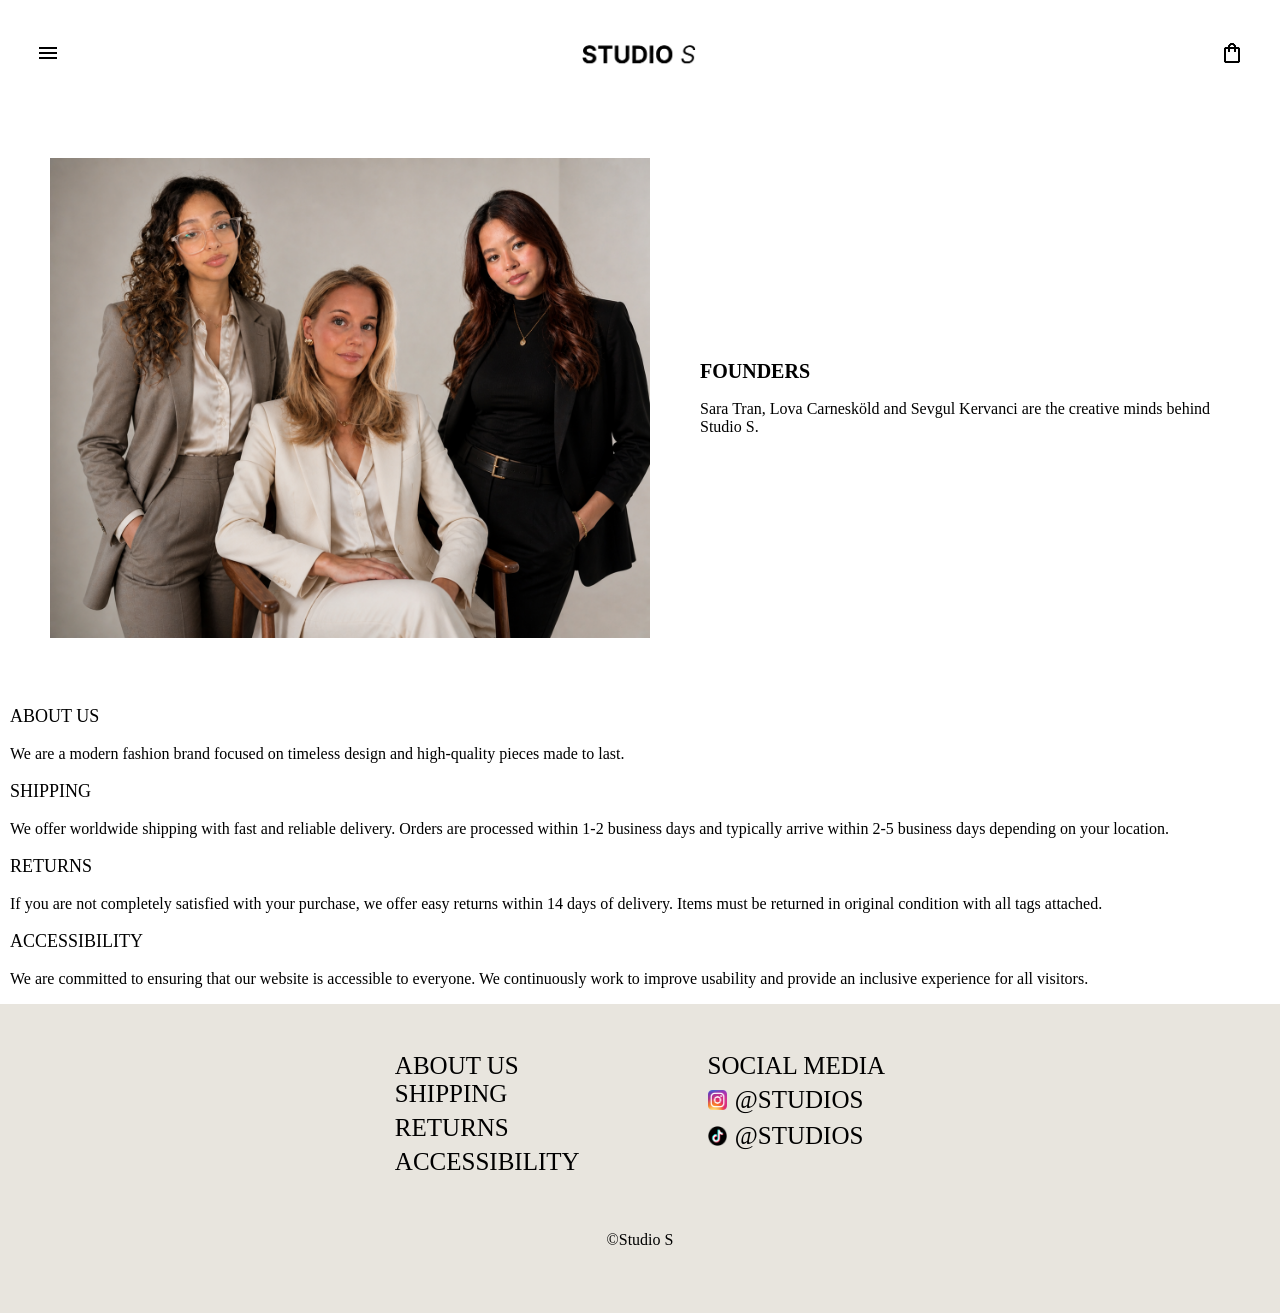
<file: StudioS/about.html>
<!doctype html>
<html lang="en">
  <head>
    <meta charset="UTF-8" />
    <meta
      name="viewport"
      content="width=device-width, initial-scale=1.0"
    />

    <title>StudioS</title>

    <link rel="stylesheet" href="../css/main.css" />

    <script src="../js/main.js" defer></script>
  </head>

  <body>
    <div class="wrapper">
      <nav class="logo">
        <a href="../index.html">
          <img
            src="../img/studio-s.png"
            alt="logotype studioS"
            class="logotype"
          />
        </a>
      </nav>

      <div class="right-menu">
        <button class="menu-button">
          <img src="../img/menu.png" alt="Menu" />
        </button>

        <div class="dropdown-menu">
          <a href="#"><b>Category</b></a>

          <a href="dresses.html">Dresses</a>

          <a href="#">Tops</a>

          <a href="#">Bottom</a>

          <a href="#">Outwear</a>
        </div>
      </div>
    </div>

    <header class="header">
      <nav class="bag">
        <button class="bag-button">
          <img
            src="../img/bag.png"
            alt="Bag"
            class="bag-icon"
          />
        </button>
      </nav>
    </header>

    <section class="about">
      <img
        src="../img/group-photo.png"
        alt="Group photo"
      />

      <div>
        <h2>FOUNDERS</h2>

        <p>
          Sara Tran, Lova Carnesköld and Sevgul
          Kervanci are the creative minds behind
          Studio S.
        </p>
      </div>
    </section>

    <section class="about-body">
      <div class="about-body-content">
        <div class="about-body-left">
          <div>
            <h3>ABOUT US</h3>

            <p>
              We are a modern fashion brand focused
              on timeless design and high-quality
              pieces made to last.
            </p>
          </div>

          <div>
            <h3>SHIPPING</h3>

            <p>
              We offer worldwide shipping with fast
              and reliable delivery. Orders are
              processed within 1-2 business days and
              typically arrive within 2-5 business
              days depending on your location.
            </p>
          </div>

          <div>
            <h3>RETURNS</h3>

            <p>
              If you are not completely satisfied
              with your purchase, we offer easy
              returns within 14 days of delivery.
              Items must be returned in original
              condition with all tags attached.
            </p>
          </div>

          <div>
            <h3>ACCESSIBILITY</h3>

            <p>
              We are committed to ensuring that our
              website is accessible to everyone. We
              continuously work to improve usability
              and provide an inclusive experience
              for all visitors.
            </p>
          </div>
        </div>
      </div>
    </section>

    <footer class="footer">
      <div class="footer-content">
        <div class="footer-left">
          <a href="about.html" class="about-link">
            ABOUT US
          </a>

          <p class="shipping">SHIPPING</p>

          <p>RETURNS</p>

          <p>ACCESSIBILITY</p>
        </div>

        <div class="footer-right">
          <p class="social-title">SOCIAL MEDIA</p>

          <div class="social-item">
            <img
              src="../img/instagram-icon.png"
              alt="Instagram"
              class="social-icon"
            />

            <span>@STUDIOS</span>
          </div>

          <div class="social-item">
            <img
              src="../img/tiktok-icon.png"
              alt="TikTok"
              class="social-icon"
            />

            <span>@STUDIOS</span>
          </div>
        </div>
      </div>

      <p class="copyright">&copy;Studio S</p>
    </footer>

    <div id="cartOverlay" class="cart-overlay">
      <div class="cart-drawer">
        <h2>Your Cart</h2>

        <div class="cart-item">
          <img
            src="../img/dress4.png"
            alt="Sara Dress"
          />

          <div>
            <p>Sara Dress</p>

            <p id="cartSize"></p>

            <p id="cartPrice">799 SEK</p>

            <div>
              <button
                id="minusBtn"
                class="minus-btn"
              >
                -
              </button>

              <span id="cartQuantity">1</span>

              <button
                id="plusBtn"
                class="plus-btn"
              >
                +
              </button>

              <button
                id="removeBtn"
                class="remove-btn"
              >
                Remove
              </button>
            </div>
          </div>
        </div>

        <div class="cart-bottom">
          <p>
            Subtotal:
            <span id="cartTotal">799 SEK</span>
          </p>

          <a href="checkout.html">
            <button class="cart-checkout-btn">
              Checkout
            </button>
          </a>
        </div>
      </div>
    </div>
  </body>
</html>
</file>
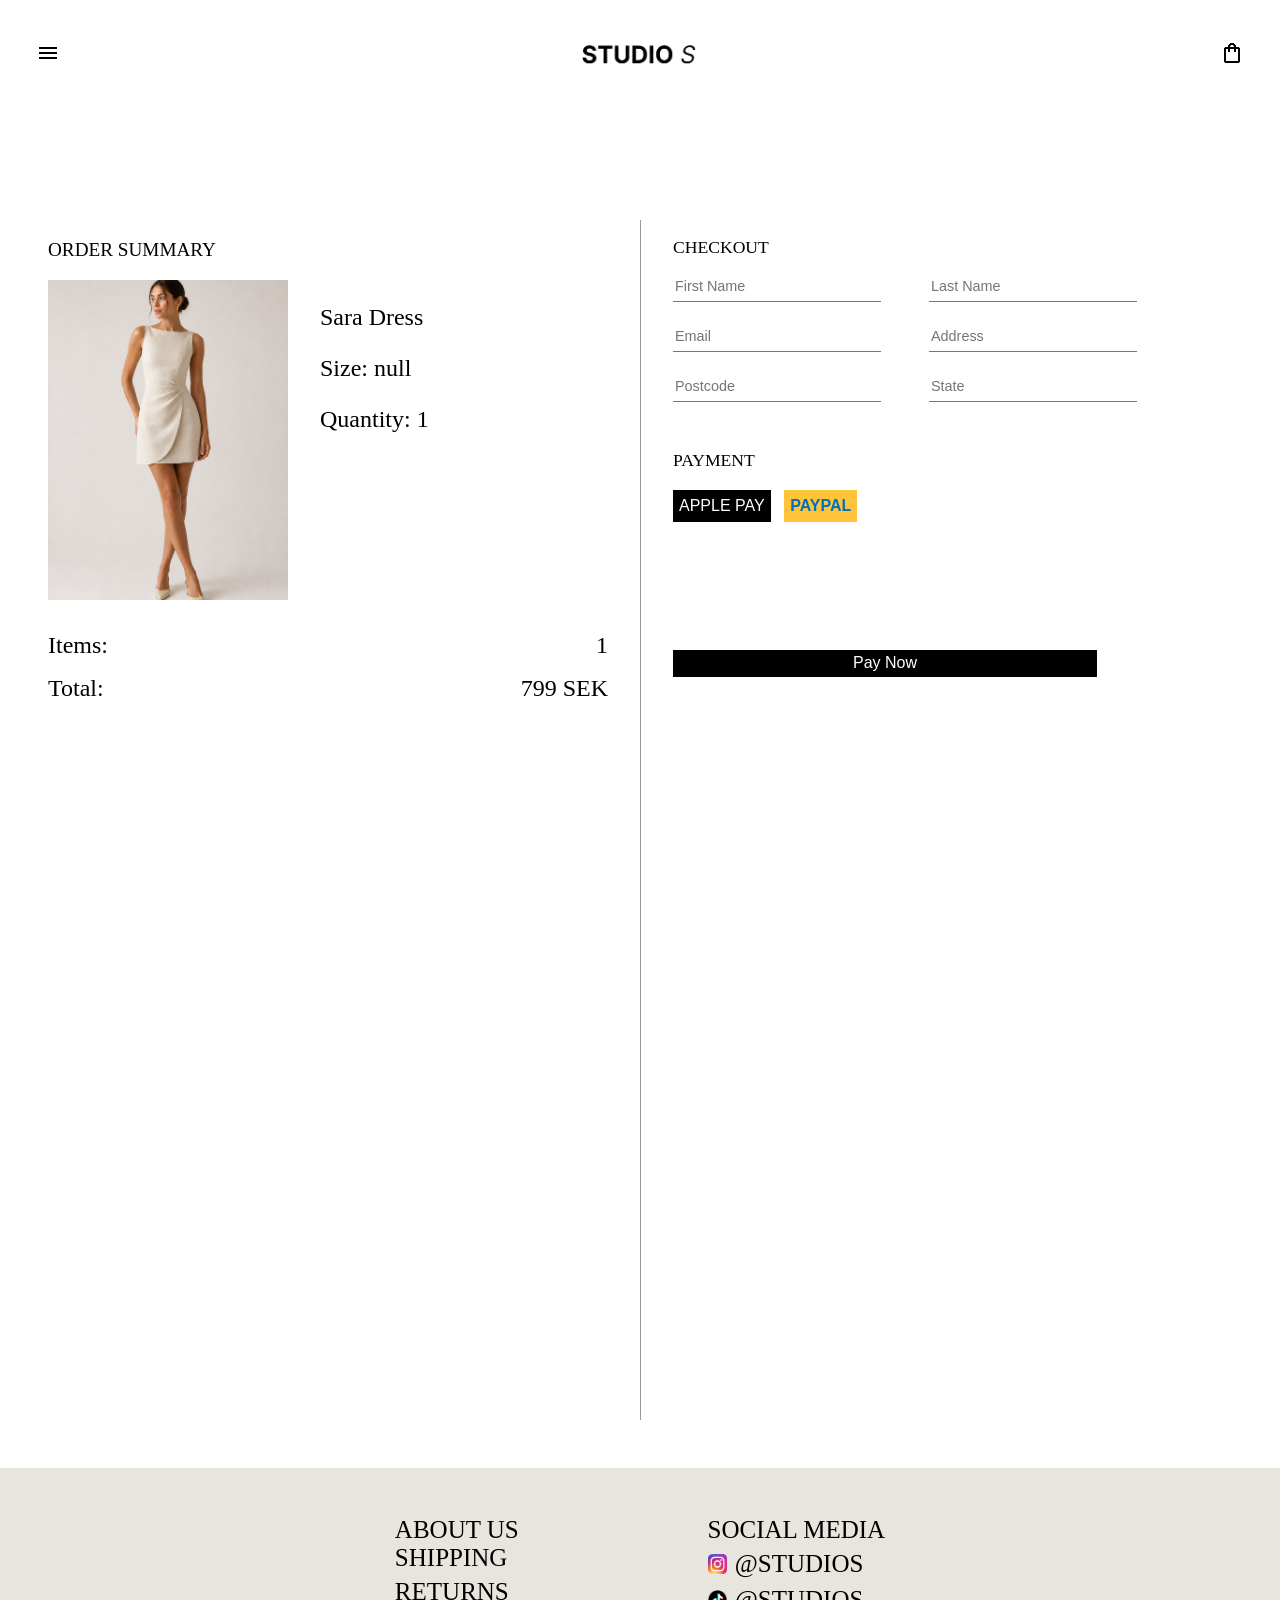
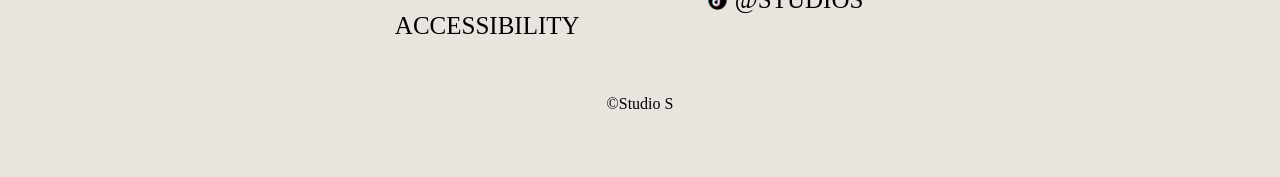
<file: StudioS/checkout.html>
<!doctype html>
<html lang="en">
  <head>
    <meta charset="UTF-8" />
    <meta
      name="viewport"
      content="width=device-width, initial-scale=1.0"
    />

    <title>StudioS</title>

    <link rel="stylesheet" href="../css/main.css" />

    <script src="../js/main.js" defer></script>

    <script src="../js/checkout.js" defer></script>
  </head>

  <body>
    <div class="wrapper">
      <nav class="logo">
        <a href="../index.html">
          <img
            src="../img/studio-s.png"
            alt="logotype studioS"
            class="logotype"
          />
        </a>
      </nav>

      <div class="right-menu">
        <button class="menu-button">
          <img src="../img/menu.png" alt="Menu" />
        </button>

        <div class="dropdown-menu">
          <a href="#"><b>Category</b></a>

          <a href="dresses.html">Dresses</a>

          <a href="#">Tops</a>

          <a href="#">Bottom</a>

          <a href="#">Outwear</a>
        </div>
      </div>
    </div>

    <header class="header">
      <nav class="bag">
        <button class="bag-button">
          <img
            src="../img/bag.png"
            alt="Bag"
            class="bag-icon"
          />
        </button>
      </nav>
    </header>

    <main class="checkout-container">
      <section class="checkout-left">
        <h3>ORDER SUMMARY</h3>

        <div class="product-row">
          <img
            src="../img/dress4.png"
            alt="Sara Dress"
          />

          <div class="product-text">
            <p id="dressName">Sara Dress</p>

            <p id="dressSize"></p>

            <p>Quantity: 1</p>
          </div>
        </div>

        <div class="summary-row">
          <span>Items:</span>

          <span>1</span>
        </div>

        <div class="summary-row">
          <span>Total:</span>

          <span>799 SEK</span>
        </div>
      </section>

      <section class="checkout-right">
        <h3>CHECKOUT</h3>

        <form>
          <input
            type="text"
            placeholder="First Name"
            required
          />

          <input
            type="text"
            placeholder="Last Name"
            required
          />

          <input
            type="text"
            placeholder="Email"
            required
          />

          <input
            type="text"
            placeholder="Address"
            required
          />

          <input
            type="text"
            placeholder="Postcode"
            required
          />

          <input
            type="text"
            placeholder="State"
            required
          />
        </form>

        <h3>PAYMENT</h3>

        <button class="checkout-button">
          APPLE PAY
        </button>

        <button class="checkout-button">
          PAYPAL
        </button>

        <div>
          <button class="checkout-button">
            Pay Now
          </button>
        </div>
      </section>
    </main>

    <footer class="footer">
      <div class="footer-content">
        <div class="footer-left">
          <a href="about.html" class="about-link">
            ABOUT US
          </a>

          <p class="shipping">SHIPPING</p>

          <p>RETURNS</p>

          <p>ACCESSIBILITY</p>
        </div>

        <div class="footer-right">
          <p class="social-title">SOCIAL MEDIA</p>

          <div class="social-item">
            <img
              src="../img/instagram-icon.png"
              alt="Instagram"
              class="social-icon"
            />

            <span>@STUDIOS</span>
          </div>

          <div class="social-item">
            <img
              src="../img/tiktok-icon.png"
              alt="TikTok"
              class="social-icon"
            />

            <span>@STUDIOS</span>
          </div>
        </div>
      </div>

      <p class="copyright">&copy;Studio S</p>
    </footer>

    <!-- CART OVERLAY -->

    <div id="cartOverlay" class="cart-overlay">
      <div class="cart-drawer">
        <h2>Your Cart</h2>

        <div class="cart-item">
          <img
            src="../img/dress4.png"
            alt="Sara Dress"
          />

          <div>
            <p>Sara Dress</p>

            <p id="cartSize"></p>

            <p id="cartPrice">799 SEK</p>

            <div>
              <button
                id="minusBtn"
                class="minus-btn"
              >
                -
              </button>

              <span id="cartQuantity">1</span>

              <button
                id="plusBtn"
                class="plus-btn"
              >
                +
              </button>

              <button
                id="removeBtn"
                class="remove-btn"
              >
                Remove
              </button>
            </div>
          </div>
        </div>

        <div class="cart-bottom">
          <p>
            Subtotal:
            <span id="cartTotal">799 SEK</span>
          </p>

          <a href="checkout.html">
            <button class="cart-checkout-btn">
              Checkout
            </button>
          </a>
        </div>
      </div>
    </div>
  </body>
</html>
</file>
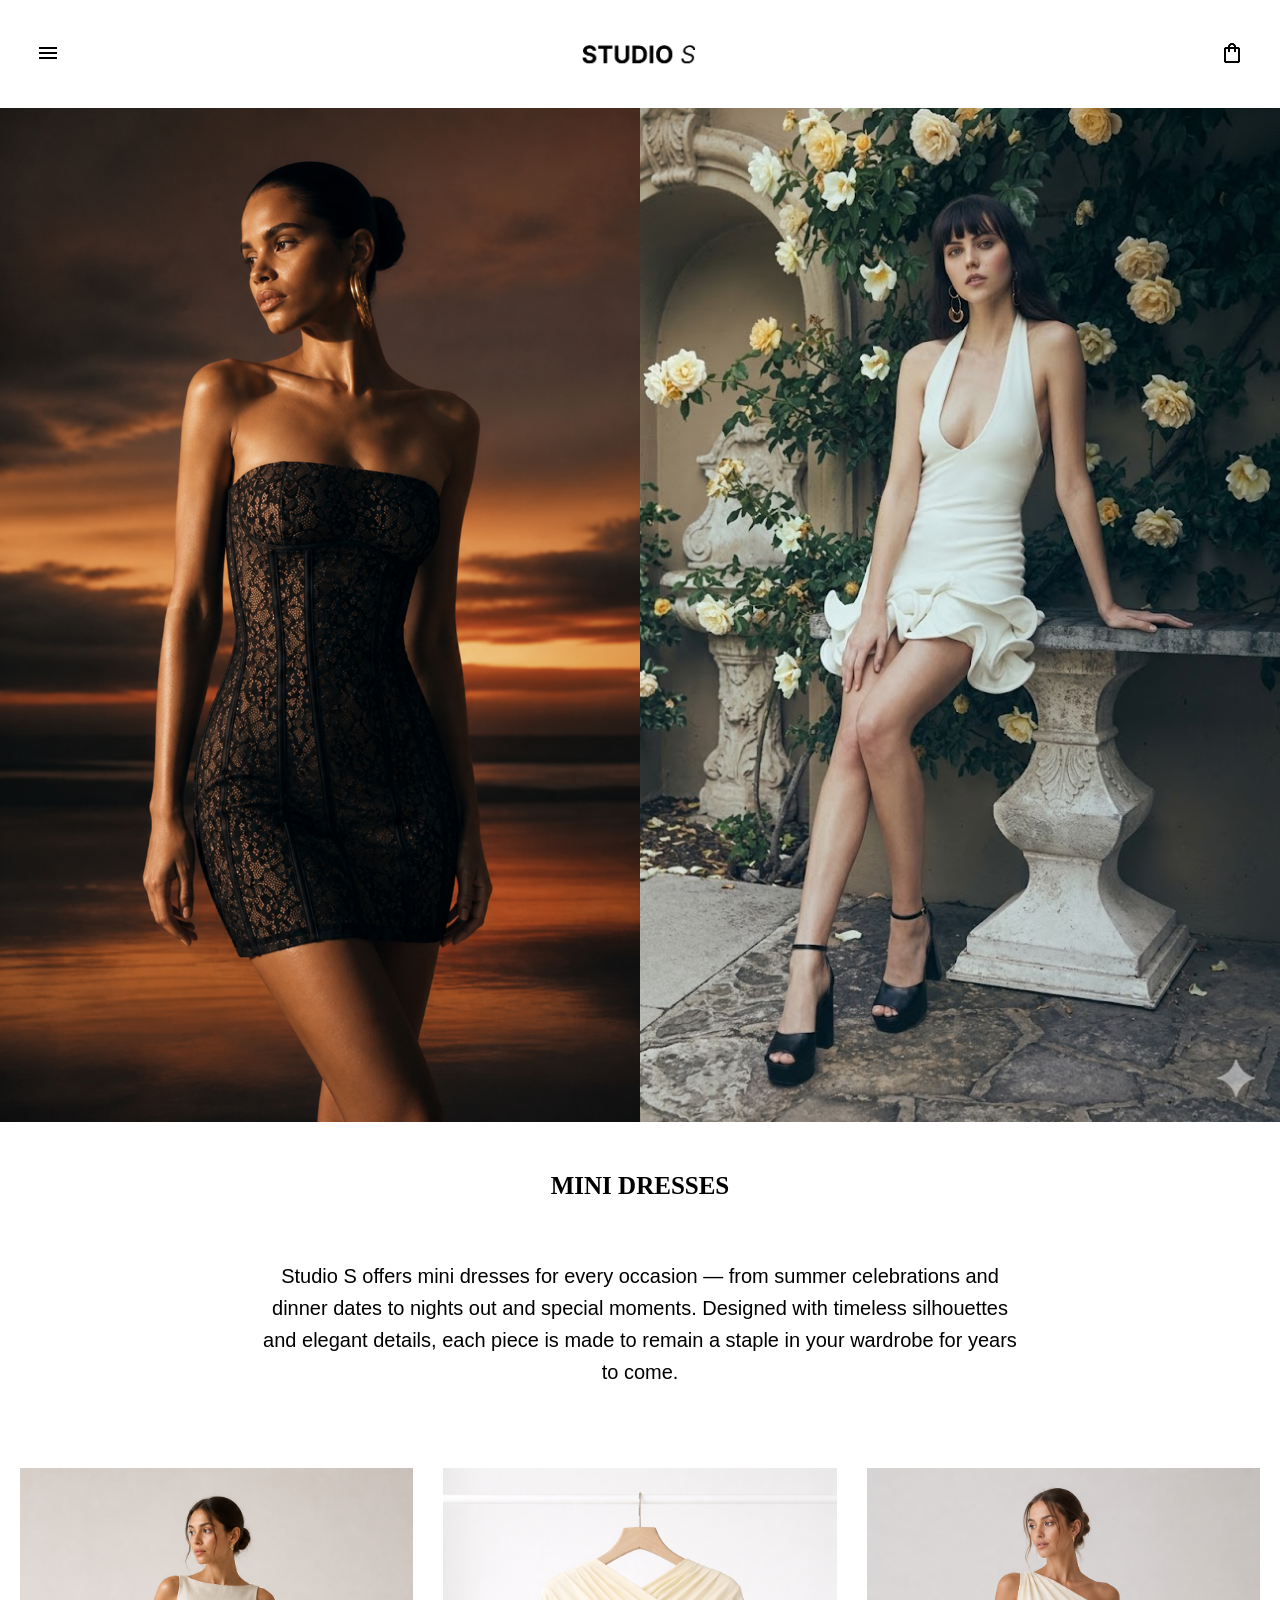
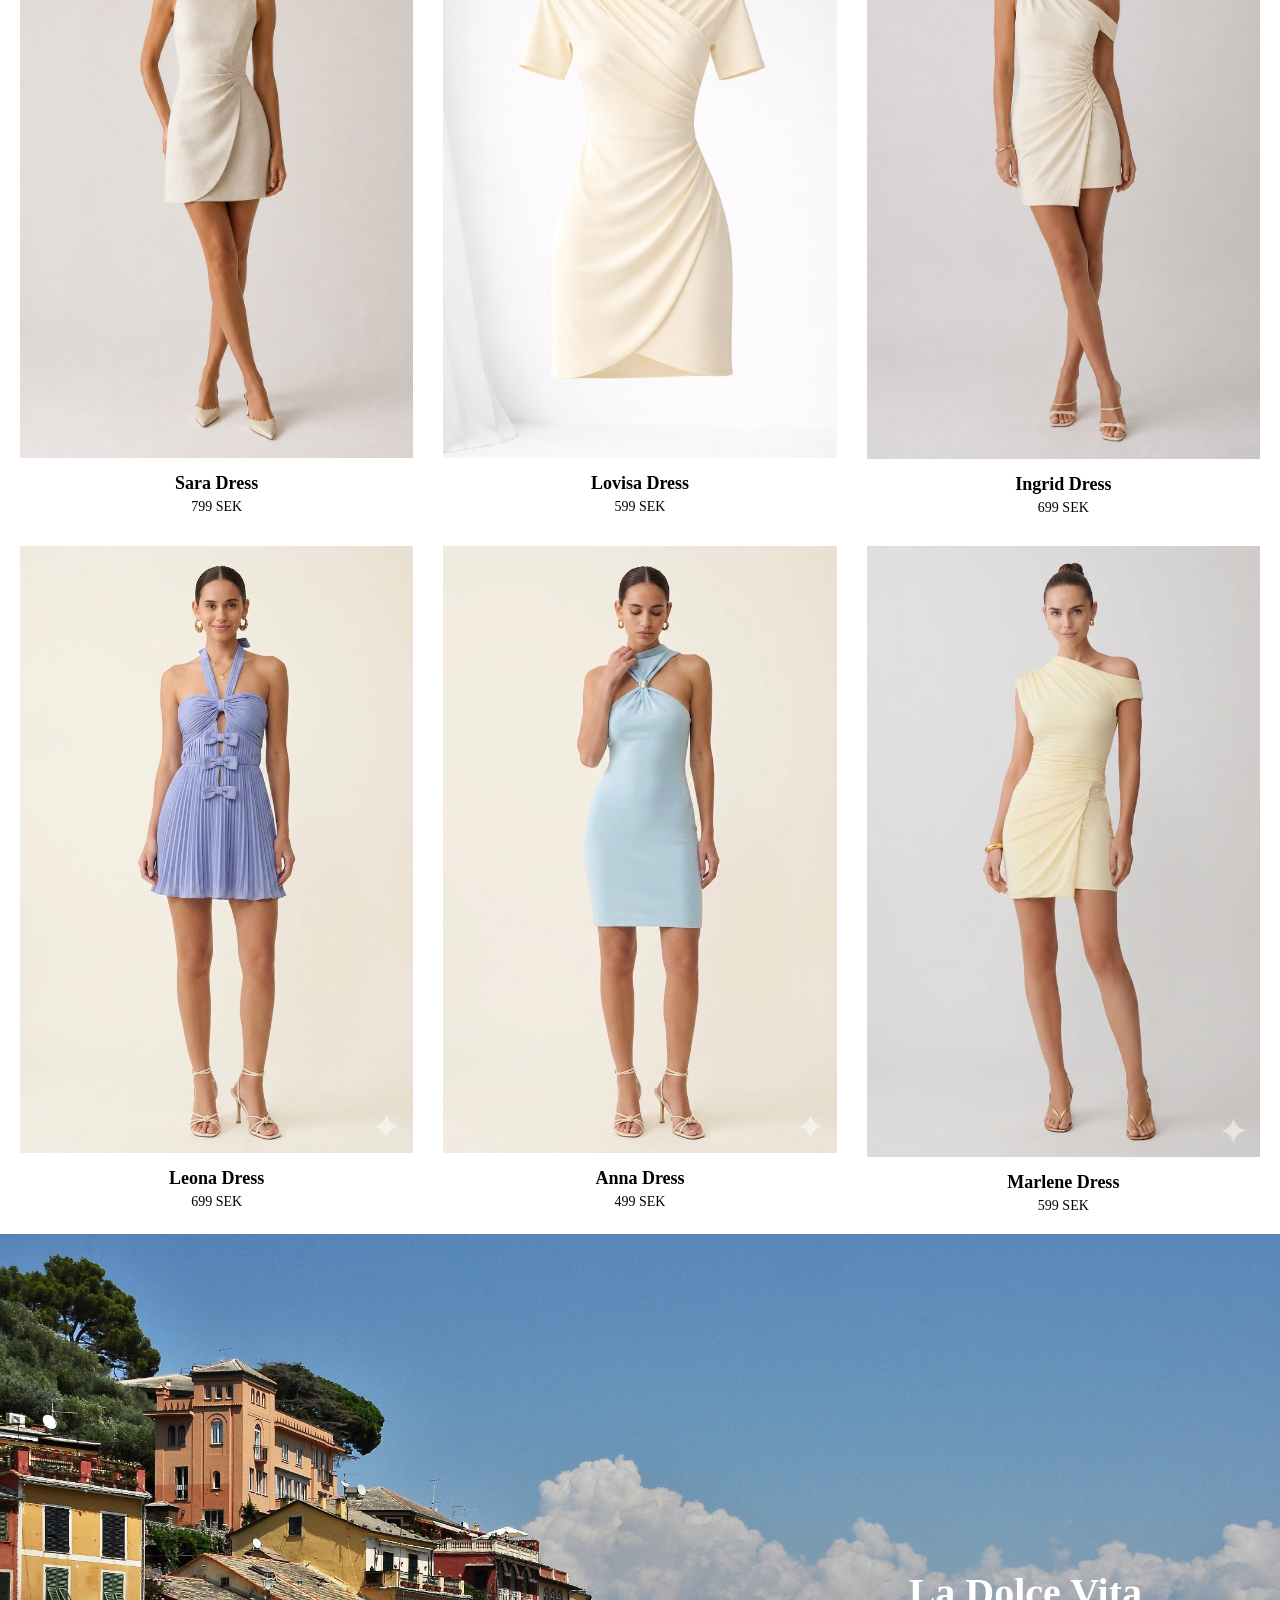
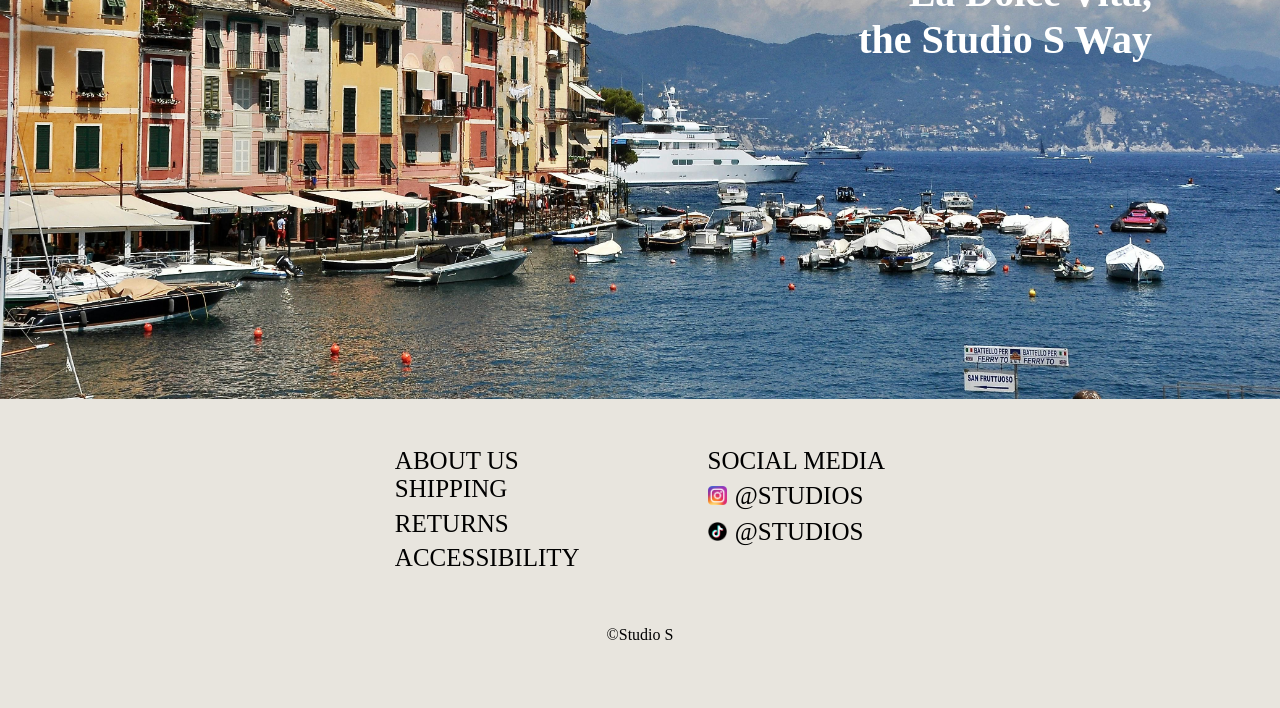
<file: StudioS/dresses-filter.html>
<!doctype html>
<html lang="en">
  <head>
    <meta charset="UTF-8" />
    <meta
      name="viewport"
      content="width=device-width, initial-scale=1.0" />

    <title>StudioS</title>

    <link rel="stylesheet" href="../css/main.css" />

    <script src="../js/main.js" defer></script>
  </head>

  <body>
    <div class="wrapper">
      <nav class="logo">
        <a href="../index.html">
          <img
            src="../img/studio-s.png"
            alt="logotype studioS"
            class="logotype"
          />
        </a>
      </nav>

      <div class="right-menu">
        <button class="menu-button">
          <img src="../img/menu.png" alt="Menu" />
        </button>

        <div class="dropdown-menu">
          <a href="#"><b>Category</b></a>

          <a href="dresses.html">Dresses</a>

          <a href="#">Tops</a>

          <a href="#">Bottom</a>

          <a href="#">Outwear</a>
        </div>
      </div>
    </div>

    <header class="header">
      <nav class="bag">
        <button class="bag-button">
          <img
            src="../img/bag.png"
            alt="Bag"
            class="bag-icon"
          />
        </button>
      </nav>
    </header>

    <div class="filter-header">
      <div class="half-image1">
        <img
          src="../img/header3.png"
          alt="Header picture 3"
        />
      </div>

      <div class="half-image2">
        <img
          src="../img/header5.jpeg"
          alt="Header picture 5"
        />
      </div>
    </div>

    <h2 class="dresses-header">Mini Dresses</h2>

    <div class="header-intro">
      <p>
        Studio S offers mini dresses for every occasion —
        from summer celebrations and dinner dates to nights
        out and special moments. Designed with timeless
        silhouettes and elegant details, each piece is made
        to remain a staple in your wardrobe for years to come.
      </p>
    </div>

    <div class="product-grid3">
      <div class="product-hover">
        <a href="product.html" class="product-link">
          <div class="product-item">
            <div class="product3">
              <img
                src="../img/dress4.png"
                alt="Sara Dress"
                class="img-primary2"
              />

              <img
                src="../img/dress4-hover.png"
                alt="Sara dress hover"
                class="img-secondary"
              />
            </div>

            <p>Sara Dress</p>

            <span>799 SEK</span>
          </div>
        </a>
      </div>

      <div class="product-hover">
        <div class="product-item">
          <div class="product3">
            <img
              src="../img/dress2.png"
              alt="Lovisa Dress"
              class="img-primary2"
            />

            <img
              src="../img/dress2-hover.png"
              alt="Lovisa dress hover"
              class="img-secondary"
            />
          </div>

          <p>Lovisa Dress</p>

          <span>599 SEK</span>
        </div>
      </div>

      <div class="product-hover">
        <div class="product-item">
          <div class="product3">
            <img
              src="../img/dress6.png"
              alt="Ingrid Dress"
              class="img-primary2"
            />

            <img
              src="../img/dress6-hover.png"
              alt="Ingrid dress hover"
              class="img-secondary"
            />
          </div>

          <p>Ingrid Dress</p>

          <span>699 SEK</span>
        </div>
      </div>

      <div class="product-hover">
        <div class="product-item">
          <div class="product3">
            <img
              src="../img/dress7.jpeg"
              alt="Leona Dress"
              class="img-primary2"
            />

            <img
              src="../img/dress7-hover2.png"
              alt="Leona dress hover"
              class="img-secondary"
            />
          </div>

          <p>Leona Dress</p>

          <span>699 SEK</span>
        </div>
      </div>

      <div class="product-hover">
        <div class="product-item">
          <div class="product3">
            <img
              src="../img/dress8.jpeg"
              alt="Anna Dress"
              class="img-primary2"
            />

            <img
              src="../img/dress8-hover.png"
              alt="Anna dress hover"
              class="img-secondary"
            />
          </div>

          <p>Anna Dress</p>

          <span>499 SEK</span>
        </div>
      </div>

      <div class="product-hover">
        <div class="product-item">
          <div class="product3">
            <img
              src="../img/dress9.jpeg"
              alt="Marlene Dress"
              class="img-primary2"
            />

            <img
              src="../img/dress9-hover2.png"
              alt="Marlene dress hover"
              class="img-secondary"
            />
          </div>

          <p>Marlene Dress</p>

          <span>599 SEK</span>
        </div>
      </div>
    </div>

    <div class="dolce-vita">
      <img
        src="../img/la-dolce.jpg"
        alt="La dolce vita-Studio S way"
        class="dolce-image"
      />

      <div class="dolce-text">
        <h1>
          La Dolce Vita,
          <br />
          the Studio S Way
        </h1>
      </div>
    </div>

    <footer class="footer">
      <div class="footer-content">
        <div class="footer-left">
          <a href="about.html" class="about-link">
            ABOUT US
          </a>

          <p class="shipping">SHIPPING</p>

          <p>RETURNS</p>

          <p>ACCESSIBILITY</p>
        </div>

        <div class="footer-right">
          <p class="social-title">SOCIAL MEDIA</p>

          <div class="social-item">
            <img
              src="../img/instagram-icon.png"
              alt="Instagram"
              class="social-icon"
            />

            <span>@STUDIOS</span>
          </div>

          <div class="social-item">
            <img
              src="../img/tiktok-icon.png"
              alt="TikTok"
              class="social-icon"
            />

            <span>@STUDIOS</span>
          </div>
        </div>
      </div>

      <p class="copyright">&copy;Studio S</p>
    </footer>

    <div id="cartOverlay" class="cart-overlay">
      <div class="cart-drawer">
        <h2>Your Cart</h2>

        <div class="cart-item">
          <img
            src="../img/dress4.png"
            alt="Sara Dress"
          />

          <div>
            <p>Sara Dress</p>

            <p id="cartSize"></p>

            <p id="cartPrice">799 SEK</p>

            <div>
              <button
                id="minusBtn"
                class="minus-btn"
              >
                -
              </button>

              <span id="cartQuantity">1</span>

              <button
                id="plusBtn"
                class="plus-btn"
              >
                +
              </button>

              <button
                id="removeBtn"
                class="remove-btn"
              >
                Remove
              </button>
            </div>
          </div>
        </div>

        <div class="cart-bottom">
          <p>
            Subtotal:
            <span id="cartTotal">799 SEK</span>
          </p>

          <a href="checkout.html">
            <button class="cart-checkout-btn">
              Checkout
            </button>
          </a>
        </div>
      </div>
    </div>
  </body>
</html>
</file>
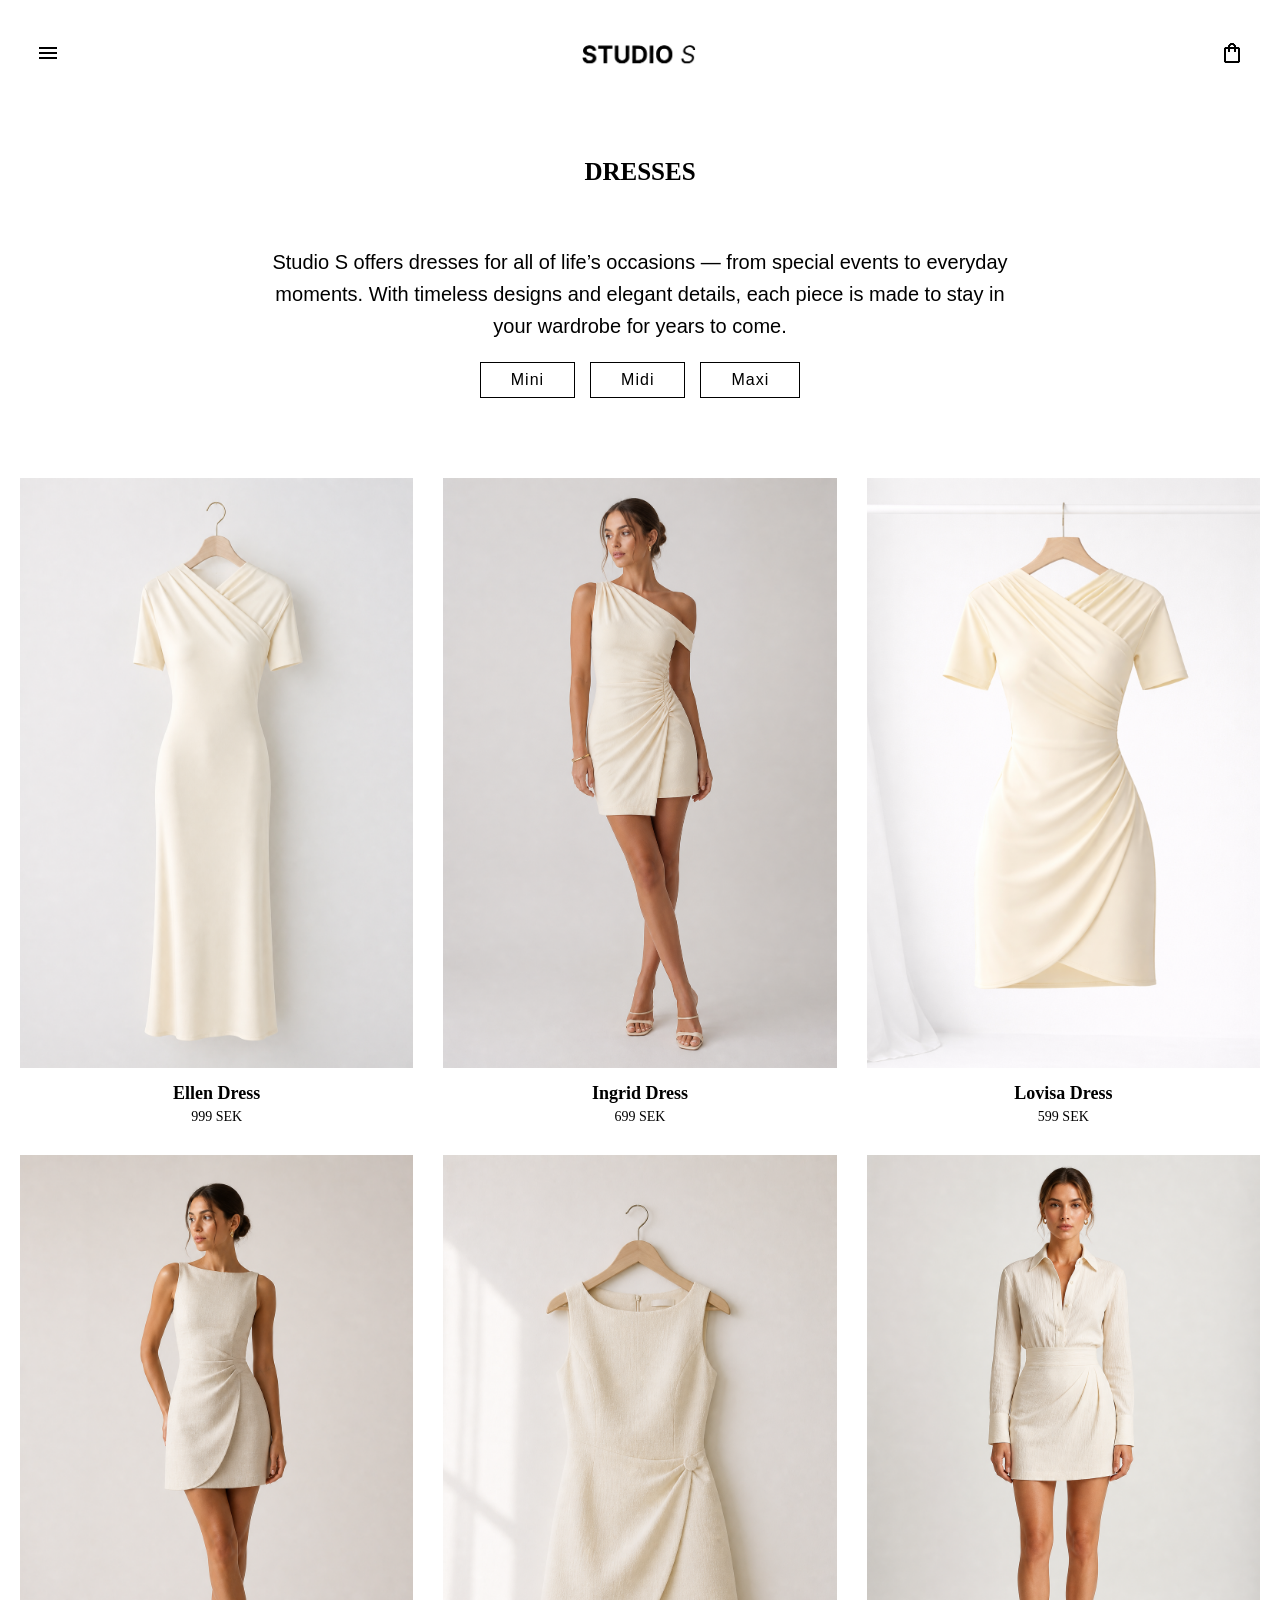
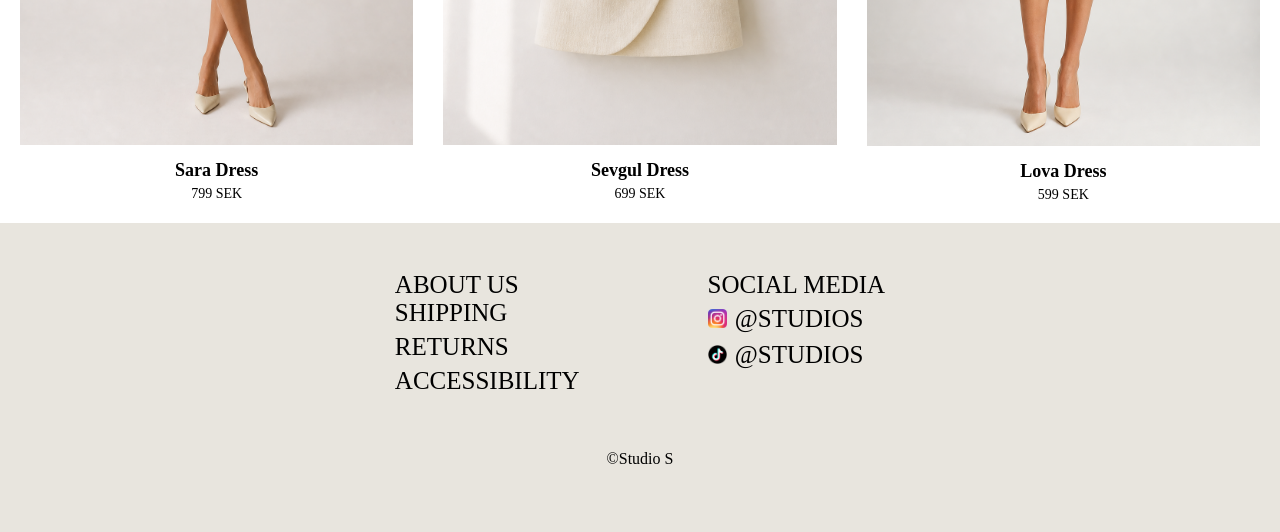
<file: StudioS/dresses.html>
<!doctype html>
<html lang="en">
  <head>
    <meta charset="UTF-8" />

    <meta
      name="viewport"
      content="width=device-width, initial-scale=1.0"
    />

    <title>StudioS</title>

    <link rel="stylesheet" href="../css/main.css" />

    <script src="../js/main.js" defer></script>
  </head>

  <body>
    <div class="wrapper">
      <nav class="logo">
        <a href="../index.html">
          <img
            src="../img/studio-s.png"
            alt="logotype studioS"
            class="logotype"
          />
        </a>
      </nav>

      <div class="right-menu">
        <button class="menu-button">
          <img src="../img/menu.png" alt="Menu" />
        </button>

        <div class="dropdown-menu">
          <a href="#"><b>Category</b></a>

          <a href="dresses.html">Dresses</a>

          <a href="#">Tops</a>

          <a href="#">Bottom</a>

          <a href="#">Outwear</a>
        </div>
      </div>
    </div>

    <header class="header">
      <nav class="bag">
        <button class="bag-button">
          <img
            src="../img/bag.png"
            alt="Bag"
            class="bag-icon"
          />
        </button>
      </nav>
    </header>

    <main>
      <h2 class="dresses-header">Dresses</h2>

      <div class="category-intro">
        <p>
          Studio S offers dresses for all of life’s occasions —
          from special events to everyday moments. With timeless
          designs and elegant details, each piece is made to stay
          in your wardrobe for years to come.
        </p>

        <div class="button-group">
          <a
            href="dresses-filter.html"
            class="filter-btn"
          >
            Mini
          </a>

          <a href="#" class="filter-btn">Midi</a>

          <a href="#" class="filter-btn">Maxi</a>
        </div>
      </div>

      <div class="product-grid3">
        <div class="product-hover">
          <div class="product-item">
            <div class="product3">
              <img
                src="../img/dress1.png"
                alt="Ellen Dress"
                class="img-primary2"
              />

              <img
                src="../img/dress1-hover.png"
                alt="Ellen Dress Hover"
                class="img-secondary"
              />
            </div>

            <p>Ellen Dress</p>

            <span>999 SEK</span>
          </div>
        </div>

        <div class="product-hover">
          <div class="product-item">
            <div class="product3">
              <img
                src="../img/dress6.png"
                alt="Ingrid Dress"
                class="img-primary2"
              />

              <img
                src="../img/dress6-hover.png"
                alt="Ingrid Dress Hover"
                class="img-secondary"
              />
            </div>

            <p>Ingrid Dress</p>

            <span>699 SEK</span>
          </div>
        </div>

        <div class="product-hover">
          <div class="product-item">
            <div class="product3">
              <img
                src="../img/dress2.png"
                alt="Lovisa Dress"
                class="img-primary2"
              />

              <img
                src="../img/dress2-hover.png"
                alt="Lovisa Dress Hover"
                class="img-secondary"
              />
            </div>

            <p>Lovisa Dress</p>

            <span>599 SEK</span>
          </div>
        </div>

        <div class="product-hover">
          <div class="product-item">
            <div class="product3">
              <img
                src="../img/dress4.png"
                alt="Sara Dress"
                class="img-primary2"
              />

              <img
                src="../img/dress4-hover.png"
                alt="Sara Dress Hover"
                class="img-secondary"
              />
            </div>

            <p>Sara Dress</p>

            <span>799 SEK</span>
          </div>
        </div>

        <div class="product-hover">
          <div class="product-item">
            <div class="product3">
              <img
                src="../img/dress5.png"
                alt="Sevgul Dress"
                class="img-primary2"
              />

              <img
                src="../img/dress5-hover.png"
                alt="Sevgul Dress Hover"
                class="img-secondary"
              />
            </div>

            <p>Sevgul Dress</p>

            <span>699 SEK</span>
          </div>
        </div>

        <div class="product-hover">
          <div class="product-item">
            <div class="product3">
              <img
                src="../img/dress3.png"
                alt="Lova Dress"
                class="img-primary2"
              />

              <img
                src="../img/dress3-hover.png"
                alt="Lova Dress Hover"
                class="img-secondary"
              />
            </div>

            <p>Lova Dress</p>

            <span>599 SEK</span>
          </div>
        </div>
      </div>
    </main>

    <footer class="footer">
      <div class="footer-content">
        <div class="footer-left">
          <a href="about.html" class="about-link">
            ABOUT US
          </a>

          <p class="shipping">SHIPPING</p>

          <p>RETURNS</p>

          <p>ACCESSIBILITY</p>
        </div>

        <div class="footer-right">
          <p class="social-title">SOCIAL MEDIA</p>

          <div class="social-item">
            <img
              src="../img/instagram-icon.png"
              alt="Instagram"
              class="social-icon"
            />

            <span>@STUDIOS</span>
          </div>

          <div class="social-item">
            <img
              src="../img/tiktok-icon.png"
              alt="TikTok"
              class="social-icon"
            />

            <span>@STUDIOS</span>
          </div>
        </div>
      </div>

      <p class="copyright">&copy;Studio S</p>
    </footer>

    <div id="cartOverlay" class="cart-overlay">
      <div class="cart-drawer">
        <h2>Your Cart</h2>

        <div class="cart-item">
          <img
            src="../img/dress4.png"
            alt="Sara Dress"
          />

          <div>
            <p>Sara Dress</p>

            <p id="cartSize"></p>

            <p id="cartPrice">799 SEK</p>

            <div>
              <button
                id="minusBtn"
                class="minus-btn"
              >
                -
              </button>

              <span id="cartQuantity">1</span>

              <button
                id="plusBtn"
                class="plus-btn"
              >
                +
              </button>

              <button
                id="removeBtn"
                class="remove-btn"
              >
                Remove
              </button>
            </div>
          </div>
        </div>

        <div class="cart-bottom">
          <p>
            Subtotal:
            <span id="cartTotal">799 SEK</span>
          </p>

          <a href="checkout.html">
            <button class="cart-checkout-btn">
              Checkout
            </button>
          </a>
        </div>
      </div>
    </div>
  </body>
</html>
</file>
<file: css/main.css>
/* GENERAL */
* {
  box-sizing: border-box;
}

body {
  margin: 0;
}

a {
  color: black;
  text-decoration: none;
  font-size: 25px;

}

img {
  max-width: 100%;
  height: auto;
}

h1 {
  font-family: bodoni, serif;
  font-weight: bold;
}

h2 {
  font-family: bodoni, serif;
  font-weight: semi-bold;
  font-size: 20px;
}

h3 {
  font-family: bodoni, serif;
  font-weight: normal;
  font-size: 18px;
}

/* FOOTER */
.footer {
  clear: both;
  background: #e8e5de;
  padding: 3rem 5rem;
}

.footer-content {
  display: flex;
  justify-content: center;
  gap: 8rem;
  align-items: flex-start;
}

.footer-left p,
.footer-right p {
  margin: 0 0 0.4rem;
  font-size: 25px;
}
.footer-right span {
  font-size: 25px;
}

.footer-right {
  display: flex;
  flex-direction: column;
}

.social-title {
  margin-bottom: 0.8rem;
}

.social-item {
  display: flex;
  align-items: center;
  gap: 0.5rem;
  margin-bottom: 0.5rem;
}

.social-icon {
  width: 1.2rem;
  height: 1.2rem;
  object-fit: contain;
}

.copyright {
  text-align: center;
  margin-top: 3rem;
}

/* MENU */
.wrapper {
  width: 62.5rem;
  margin: 0 auto;
}

.logo {
  text-align: center;
}

.logo h2 {
  color: white;
}

.logotype {
  width: 9.375rem;
  margin-top: 1.875rem;
  margin-bottom: 1rem;
}

.right-menu {
  position: absolute;
  left: 20px;
  top: 20px;
}

.menu-button,
.bag-button {
  background: transparent;
  color: black;
  padding: 15px;
  font-size: 15px;
  cursor: pointer;
  border: 1px solid white;
}

.dropdown-menu {
  display: none;
  position: absolute;
  left: -1.4rem;
  right: 0;
  width: 100vw;
  min-width: 600px;
  background: white;
  z-index: 5;
}

.dropdown-menu.show {
  display: block;
}

.dropdown-menu a {
  display: block;
  padding: 12px;
  text-align: center;
}

.dropdown-menu a:hover {
  background: #e7e7e7;
}

/* BAG / CART */
.bag {
  position: absolute;
  right: 20px;
  top: 20px;
}

.bag-icon {
  margin-top: 5px;
}
.menu-button{
  margin-top: 5px;
}

.minus-btn,
.plus-btn,
.remove-btn {
  background: none;
  border: none;
  font-size: 16px;
  cursor: pointer;
  margin: 0 5px;

}

.cart-overlay {
  display: none;
  position: fixed;
  inset: 0;
  background: transparent;
  z-index: 999;
}

.cart-drawer {
  width: 35%;
  height: 100%;
  background: white;
  margin-left: auto;
  padding: 1rem;
}

.cart-item {
  display: flex;
  gap: 30px;
}

.cart-item img {
  width: 150px;
}

.cart-checkout-btn {
  width: 100%;
  background: black;
  color: white;
  margin-top: 15px;
  font-family: bodoni, serif;
  font-size: 25px;
  border: none;
}

.cart-bottom {
  background: #f5f1e8;
  position: absolute;
  bottom: 5px;
  right: 5px;
  left:65%;
}

.cart-bottom p {
  text-align: center;
  padding: 10px;
  font-size: 25px;
}

/* HOMEPAGE HEADER */
section.header {
  position: relative;
  width: 100vw;
}

.header1,
.header2-img {
  width: 100vw;
  height: 900px;
  object-fit: cover;
  display: block;
}

.header-text1 {
  position: absolute;
  top: 50px;
  left: 50px;
  max-width: 500px;
  color: black;
  z-index: 2;
}

.header-text1 h1 {
  margin: 0 0 10px;
  font-size: 70px;
  text-transform: uppercase;
}

.header-text1 p {
  margin: -10px 0 0;
  font-size: 30px;
  text-decoration: underline;
  cursor: pointer;
}

.header2 {
  position: relative;
  width: 100vw;
  line-height: 0;
}

.header-text2 {
  position: absolute;
  top: 50%;
  left: 50%;
  width: 100%;
  transform: translate(-50%, -50%);
  text-align: center;
  color: white;
  z-index: 2;
}

.header-text2 h1 {
  margin: 0;
  font-size: 48px;
  text-transform: uppercase;
  letter-spacing: 2px;
}

/* PRODUCT GRIDS */
.new-arrivals h2,
.denim-edit h2 {
  text-align: center;
  margin-top: 50px;
  text-transform: uppercase;
  font-size: 30px;
}

.denim-edit {
  width: 100%;
  padding-top: 40px;
}

.product-grid,
.product-grid2 {
  display: flex;
  flex-wrap: wrap;
  width: 100%;
}

.product,
.product2 {
  flex: 0 0 25%;
  display: flex;
  flex-direction: column;
  text-align: center;
}

.product img,
.product2 img {
  width: 100%;
  height: auto;
  display: block;
}

.product p,
.product2 p {
  margin: 15px 0 5px;
  font-weight: bold;
  font-size: larger;
}

.product span,
.product2 span {
  margin: 0 0 10px;
  font-weight: bold;
  font-size: 14px;
}

/* PRODUCT HOVER */
.product3 {
  position: relative;
  overflow: hidden;
}

.product3 img {
  width: 100%;
  display: block;
  transition: opacity 0.4s ease-in-out;
}

.product3 .img-secondary, .product3 .img-secondary2 {
  position: absolute;
  top: 0;
  left: 0;
  opacity: 0;
}

.product-hover:hover .img-secondary ,.img-secondary2{
  opacity: 1;
}

.product-hover:hover .img-primary2 {
  opacity: 0;
}

.product-image-container {
  position: relative;
  width: 100%;
  overflow: hidden;
}

.product-image-container img {
  width: 100%;
  display: block;
  transition: opacity 0.4s ease;
}

.product-image-container .img-secondary {
  position: absolute;
  top: 0;
  left: 0;
  opacity: 0;
}

.product2:hover .img-secondary {
  opacity: 1;
}

.product2:hover .img-primary {
  opacity: 0;
}

/* CATEGORY INTRO */
.category-intro,
.header-intro {
  text-align: center;
  max-width: 800px;
  margin: 60px auto;
  padding: 0 20px;
}

.category-intro h2,
.header-intro h2 {
  font-size: 26px;
  letter-spacing: 2px;
  margin-bottom: 10px;
  font-family: Arial, Helvetica, sans-serif;
}

.category-intro p,
.header-intro p {
  font-size: 20px;
  line-height: 1.6;
  font-family: Arial, Helvetica, sans-serif;
}

.button-group {
  display: flex;
  justify-content: center;
  gap: 15px;
}
.button-group a{
  font-size: 16px;
}

.filter-btn {
  display: inline-block;
  padding: 8px 30px;
  border: 1px solid black;
  font-size: 12px;
  letter-spacing: 1px;
  font-family: Arial, Helvetica, sans-serif;
}

.filter-btn:hover {
  background: #f1f1f1;
}

/* DRESSES PAGE */

.dresses-header {
  text-align: center;
  margin-top: 50px;
  text-transform: uppercase;
  font-size: 25px;
}

.product-grid3,
.product-grid4 {
  display: grid;
  grid-template-columns: repeat(3, 1fr);
  gap: 30px;
  margin: 0 auto;
  padding: 20px;
}

.product-hover,
.product-item {
  width: 100%;
  text-align: center;
}

.product-item {
  display: flex;
  flex-direction: column;
  align-items: center;
}

.product3,
.product4 {
  width: 100%;
  position: relative;
  overflow: hidden;
}

.product3 img,
.product4 img {
  width: 100%;
  display: block;
}

.product3 img {
  transition: opacity 0.4s ease-in-out;
}

.product-item p {
  margin: 15px 0 5px;
  font-weight: bold;
  font-size: 18px;
}

.product-item span {
  font-size: 14px;
}

/* DRESSES FILTER */
.filter-header {
  display: flex;
  width: 100%;
  overflow: hidden;
}

.half-image1,
.half-image2 {
  flex: 1;
  line-height: 0;
}

.half-image1 img,
.half-image2 img {
  width: 100%;
  height: 100%;
  object-fit: cover;
  display: block;
}

/* DOLCE SECTION */
.dolce-vita {
  position: relative;
  width: 100%;
  height: 85vh;
  overflow: hidden;
}

.dolce-image {
  width: 100%;
  height: 100%;
  object-fit: cover;
  display: block;
}

.dolce-text {
  position: absolute;
  top: 50%;
  right: 10%;
  transform: translateY(-50%);
  width: 40%;
  max-width: 500px;
  text-align: right;
  color: white;
  font-size: 20px;
}

/* CHECKOUT PAGE */
.checkout-container {
  display: flex;
  padding: 7rem 3rem 3rem;
  min-height: 85rem;
}

.checkout-left,
.checkout-right {
  width: 50%;
}

.checkout-left {
  padding-right: 2rem;
}

.checkout-right {
  border-left: 1px solid #999;
  padding-left: 2rem;
}

.checkout-left h3,
.checkout-right h3 {
  font-size: 1.1rem;
  font-weight: normal;
  margin-bottom: 1.2rem;
}

.checkout-right form {
  display: flex;
  flex-wrap: wrap;
  gap: 1.6rem 3rem;
  width: 30rem;
  margin-bottom: 3rem;
}

.checkout-right input {
  width: 13rem;
  border: none;
  border-bottom: 1px solid #777;
  outline: none;
  font-size: 0.9rem;
  padding-bottom: 0.4rem;
}

.checkout-button {
  border: none;
  cursor: pointer;
  font-size: 1rem;
  height: 2rem;
  margin-right: 0.6rem;
}

.checkout-button:nth-of-type(1) {
  background: black;
  color: white;
}

.checkout-button:nth-of-type(2) {
  background: #ffc439;
  color: #0070ba;
  font-weight: bold;
}

.checkout-right div .checkout-button {
  display: block;
  width: 100%;
  max-width: 26.5rem;
  height: 1.7rem;
  margin-top: 8rem;
  background: black;
  color: white;
}

.product-row {
  display: flex;
  gap: 2rem;
  margin-bottom: 2rem;
}

.checkout-left img {
  width: 15rem;
  height: 20rem;
  object-fit: cover;
  background: #eee;
}
.checkout-left h3{
  font-size: 1.2rem;
}

.product-text p {
  font-size:1.5rem;
  margin-bottom: 0.8rem;
}

.summary-row {
  display: flex;
  justify-content: space-between;
  font-size:1.5rem;
  margin-bottom: 1rem;
}

/* ABOUT PAGE */
.about {
  display: flex;
  align-items: center;
  gap: 50px;
  padding: 50px;
}

.about img {
  align-items: center;
  width: 600px;
}
.about-body-left {
  margin-left: 10px;
}


/* PRODUCT PAGE */
.product-page {
  display: flex;
  align-items: flex-start;
  gap: 50px;
  padding: 50px;
}

.image-gallery {
  width: 50%;
  display: flex;
  flex-direction: column;
  gap: 10px;
}

.image-gallery img {
  width: 100%;
  display: block;
}

.product-info {
  flex: 1;
  position: sticky;
  top: 100px;
  padding-bottom: 50px;
}

.add-to-bag {
  width: 100%;
  background: black;
  color: white;
  padding: 15px;
  border: 1px solid black;
  cursor: pointer;
  margin: 20px 0;
  letter-spacing: 1px;
}

.add-to-bag:hover {
  background: #5f5f5f;
}

.size-options {
  display: flex;
  justify-content: center;
  gap: 24px;
  font-size: 0.8rem;
  margin-bottom: 20px;
}

.size-btn {
  border: none;
  background: transparent;
  padding: 0 4px 6px;
  font-size: 16px;
  font-weight: 400;
  color: black;
  cursor: pointer;
  border-bottom: 2px solid transparent;
  transition: border-color 0.2s ease;
}

.size-btn:hover,
.size-btn.active {
  border-bottom: 2px solid black;
}

.size-btn.active {
  font-weight: 700;
}

/* REVIEWS */
.reviews-section {
  margin-top: 50px;
  padding-top: 30px;
  border-top: 1px solid black;
  text-align: center;
}

.about-footer-right {
  width: 100%;
  text-align: center;
  margin-top: 2rem;
}

.about-footer-left {
  display: flex;
  justify-content: center;
  gap: 4rem;
  text-align: center;
}

.fit-container {
  margin-bottom: 40px;
}

.fit-image {
  width: 100%;
  max-width: 350px;
  display: block;
  margin: 0 auto;
}

.reviews-main-title {
  font-size: 1.5rem;
  margin-bottom: 25px;
}

.review-post {
  text-align: left;
  margin-bottom: 40px;
  padding: 0 10px;
}

.review-text {
  font-size: 1rem;
  line-height: 1.6;
  margin: 12px 0;
}

.stars {
  font-size: 1.1rem;
}

.write-review-area {
  text-align: left;
  padding: 20px;
  background: white;
  border-radius: 4px;
}

.write-title {
  font-weight: bold;
  font-size: 1rem;
  margin-bottom: 5px;
}

.write-subtitle {
  font-size: 0.95rem;
  color: #414141;
  margin-bottom: 15px;
}

.input-group {
  display: flex;
  flex-direction: column;
  gap: 12px;
}

.review-input,
.review-textarea {
  width: 100%;
  padding: 12px;
  border: 1px solid #ddd;
  background: white;
}

.review-textarea {
  height: 100px;
  resize: none;
}

.post-button {
  background: black;
  color: white;
  border: none;
  padding: 15px;
  font-weight: bold;
  letter-spacing: 1px;
  cursor: pointer;
  min-width: 600px;
}

.post-button:hover {
  background: #333;
}

.more-options {
  text-align: center;
  margin-top: 50px;
  line-height: 1.6;
}

/* RESPONSIVE */

/* Tablets */
@media (min-width: 769px) and (max-width: 1024px) {

  .header-text1 {
  top: 30px;
  left: 30px;
  max-width: 350px;
  }
  .wrapper {
    width: 100%;
  }

  .dropdown-menu {
    min-width: 100%;
  }

  .footer {
    padding: 3rem 2rem;
  }

  .footer-content {
    flex-direction: column;
    align-items: center;
    text-align: center;
    gap: 2rem;
  }

  .footer-left p,
  .footer-right p,
  .footer-right span,
  .footer-left a {
  font-size: 15px;
  }

  .header1,
  .header2-img {
    height: 450px;
  }

  .header-text1 h1 {
    font-size: 45px;
  }

  .header-text1 p {
    font-size: 22px;
  }

  .product,
  .product2 {
    flex: 0 0 100%;
  }

  .product p,
  .product2 p {
    font-size: 18px;
  }

  .product-text p {
  font-size:1.2rem;
  margin-bottom: 0.8rem;
  }

  .product span,
  .product2 span {
    font-size: 16px;
  }

  .product-grid3,
  .product-grid4 {
    grid-template-columns: repeat(2, 1fr);
    gap: 30px;
  }

  .category-intro,
  .header-intro {
    max-width: 650px;
    margin: 40px auto;
  }

  .button-group a{
  font-size: 13px;
  } 

  .category-intro p,
  .header-intro p {
    font-size: 17px;
  }

  .product-page {
    flex-direction: column;
    padding: 15px;
    gap: 15px;
  }

  .product3,
  .product4 {
  width: 100%;
  position: relative;
  overflow: hidden;
  }

  .product3 img,
  .product4 img {
  width: 100%;
  display: block;
  }
  
  .half-image2{
  display: none;
  }
 
  .image-gallery {
    width: 100%;
    flex-direction: row;
    overflow-x: scroll;
    gap: 0;
  }

  .image-gallery img {
    width: 100%;
    min-width: 100%;
  }

  .product-info {
    position: static;
    padding-bottom: 20px;
  }

  .size-options {
    flex-wrap: wrap;
    gap: 18px;
  }

  .reviews-section {
    padding: 30px 20px;
  }

  .post-button {
    min-width: 100%;
  }

  .cart-drawer {
    width: 75%;
  }

  .cart-bottom {
    left: 25%;
    right: 0;
  }

  .cart-bottom p {
    font-size: 15px;
  }

  .cart-checkout-btn {
    font-size: 14px;
  }

  .checkout-container {
    padding: 6rem 2rem 3rem;
    gap: 2rem;
  }

  .checkout-right form {
  display: grid;
  }

  .checkout-left form,
  .checkout-left input {
    width: 100%;
  }

  .about {
    flex-direction: column;
    padding: 40px 30px;
    gap: 30px;
    text-align: center;
  }

  .about img {
    width: 100%;
    max-width: 500px;
  }
  .filter-header {
  flex-direction: column;
  }

  .half-image1,
  .half-image2 {
  width: 100%;
  }
}

/* Mobile */
@media (max-width: 768px) {
  .wrapper {
  width: 100%;
  min-height: 80px;
  position: relative;
}

.logo {
  text-align: center;
}

.logotype {
  width: 110px;
  margin-top: 25px;
  margin-bottom: 20px;
}

.right-menu {
  left: 10px;
  top: 15px;
}

.bag {
  right: 10px;
  top: 15px;
}

.menu-button,
.bag-button {
  padding: 8px;
  }
a {
  font-size: 15px;
}

h2 {
  font-size: 18px;
}

.dropdown-menu {
  min-width: 100%;
}

.header1,
.header2-img {
  height: 300px;
}

.header-text1 {
  top: 40px;
  left: 20px;
  max-width: 320px;
}

.header-text1 h1 {
  font-size: 25px;
}

.header-text1 p {
  font-size: 14px;
}

.new-arrivals h2,
.denim-edit h2 {
  font-size: 18px;
}

.product p,
.product2 p {
  margin: 15px 0 5px;
  font-weight: bold;
  font-size: 14px;
}

.product span,
.product2 span {
  margin: 0 0 10px;
  font-weight: bold;
  font-size: 12px;
}

.header-text2 h1 {
  font-size: 15px;
}

.product,
.product2 {
  flex: 0 0 50%;
}

.product-grid3,
.product-grid4 {
  grid-template-columns: repeat(2, 1fr);
  gap: 20px;
  padding: 10px;
}

.product3,
.product4 {
  height: 400px;
  overflow: hidden;
}

.product3 img,
.product4 img {
  width: 100%;
  height: 100%;
  object-fit: cover;
}

.product-page {
  display: block;
  padding: 0;
}

.image-gallery {
  width: 100%;
  flex-direction: row;
  overflow-x: scroll;
  gap: 0;
}

.image-gallery img {
  width: 100%;
  min-width: 100%;
}

.product-info {
  width: 100%;
  padding: 20px;
  position: static;
}

.checkout-container {
  flex-direction: column;
  padding: 5rem 1.5rem 3rem;
  min-height: auto;
}

.checkout-left img {
  width: 8rem;
  height: 11rem;
  object-fit: cover;
  background: #eee;
}

.checkout-left h3{
  font-size: 1.0rem;
}

.product-text p {
  font-size: 0.8rem;
  margin-bottom: 0.8rem;
}

.product-item p {
  margin: 15px 0 5px;
  font-weight: bold;
  font-size: 14px;
}

.button-group a{
  font-size: 10px;
} 

.product-item span {
  font-size: 12px;
}

.checkout-left,
.checkout-right {
    width: 100%;
}

.checkout-left {
    padding-right: 0;
}

.checkout-right {
    border-left: none;
    border-top: 1px solid #999;
    padding-left: 0;
    padding-top: 2rem;
    margin-top: 2rem;
}

.checkout-left form,
.checkout-left input {
    width: 100%;
}

.checkout-button {
    width: 20%;
    min-width: 120px;
}

.checkout-left div .checkout-button {
    width: 100%;
    max-width: none;
    margin-top: 3rem;
}

.checkout-right form {
  display: grid;
}

.summary-row {
  font-size:0.8rem; 
}

.filter-header {
    flex-direction: column;
}

.dolce-text {
  width: 60%;
  right: 0%;
  text-align: center;
  font-size: smaller;
}

.dolce-vita {
  position: relative;
  width: 100%;
  height: 40vh;
  overflow: hidden;
}

.cart-drawer {
  width: 80%;
}

.cart-bottom {
  left: 20%;
}

.cart-bottom p {
  font-size: 15px;
}

.cart-checkout-btn {
    font-size: 14px;
  }
  .half-image2 {
    display: none;
  }

  .about {
    flex-direction: column;
    padding: 30px 20px;
    text-align: center;
  }

  .about img {
    width: 100%;
  }

  .post-button {
    min-width: 100%;
  }

  .footer-content p{
    font-size: 0.7rem;
  }
  .footer-content span {
    font-size: 0.7rem;
  }
  .footer-left a{
    font-size: 0.7rem;
  }

}
</file>
